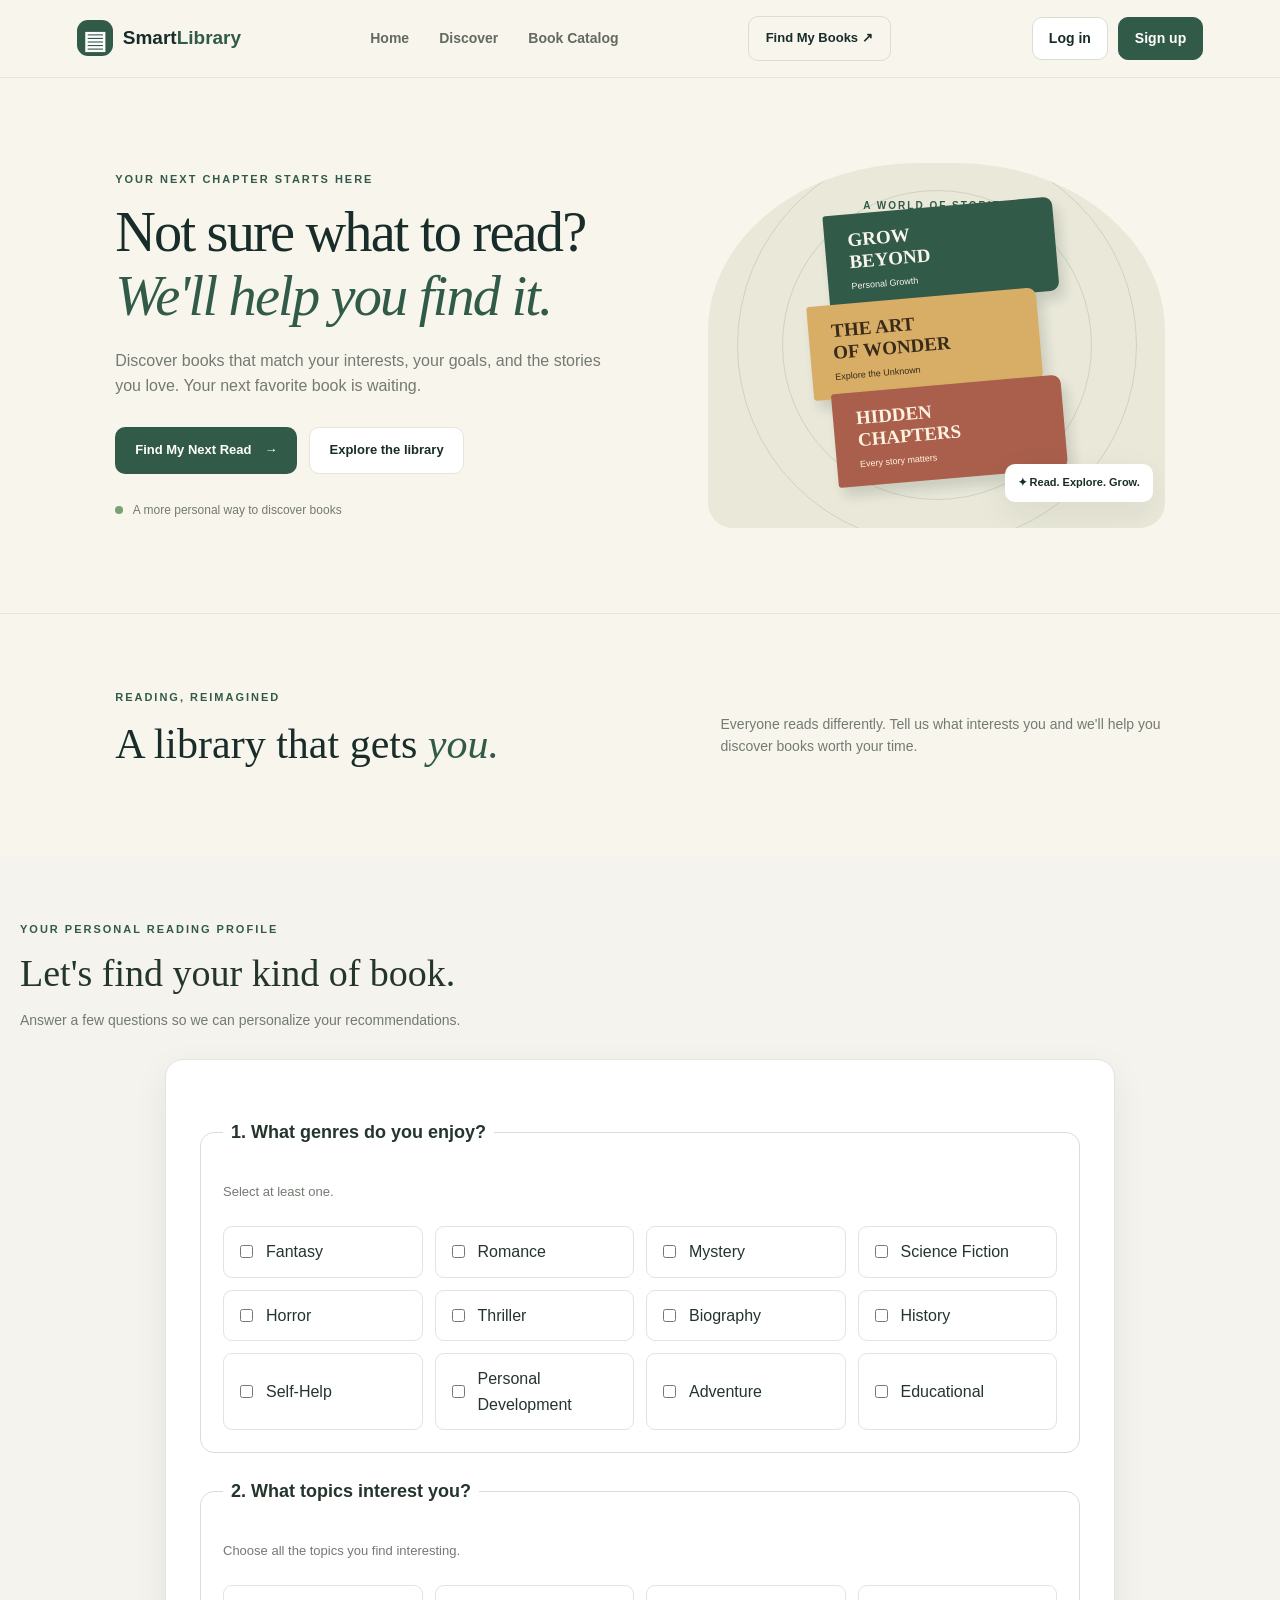
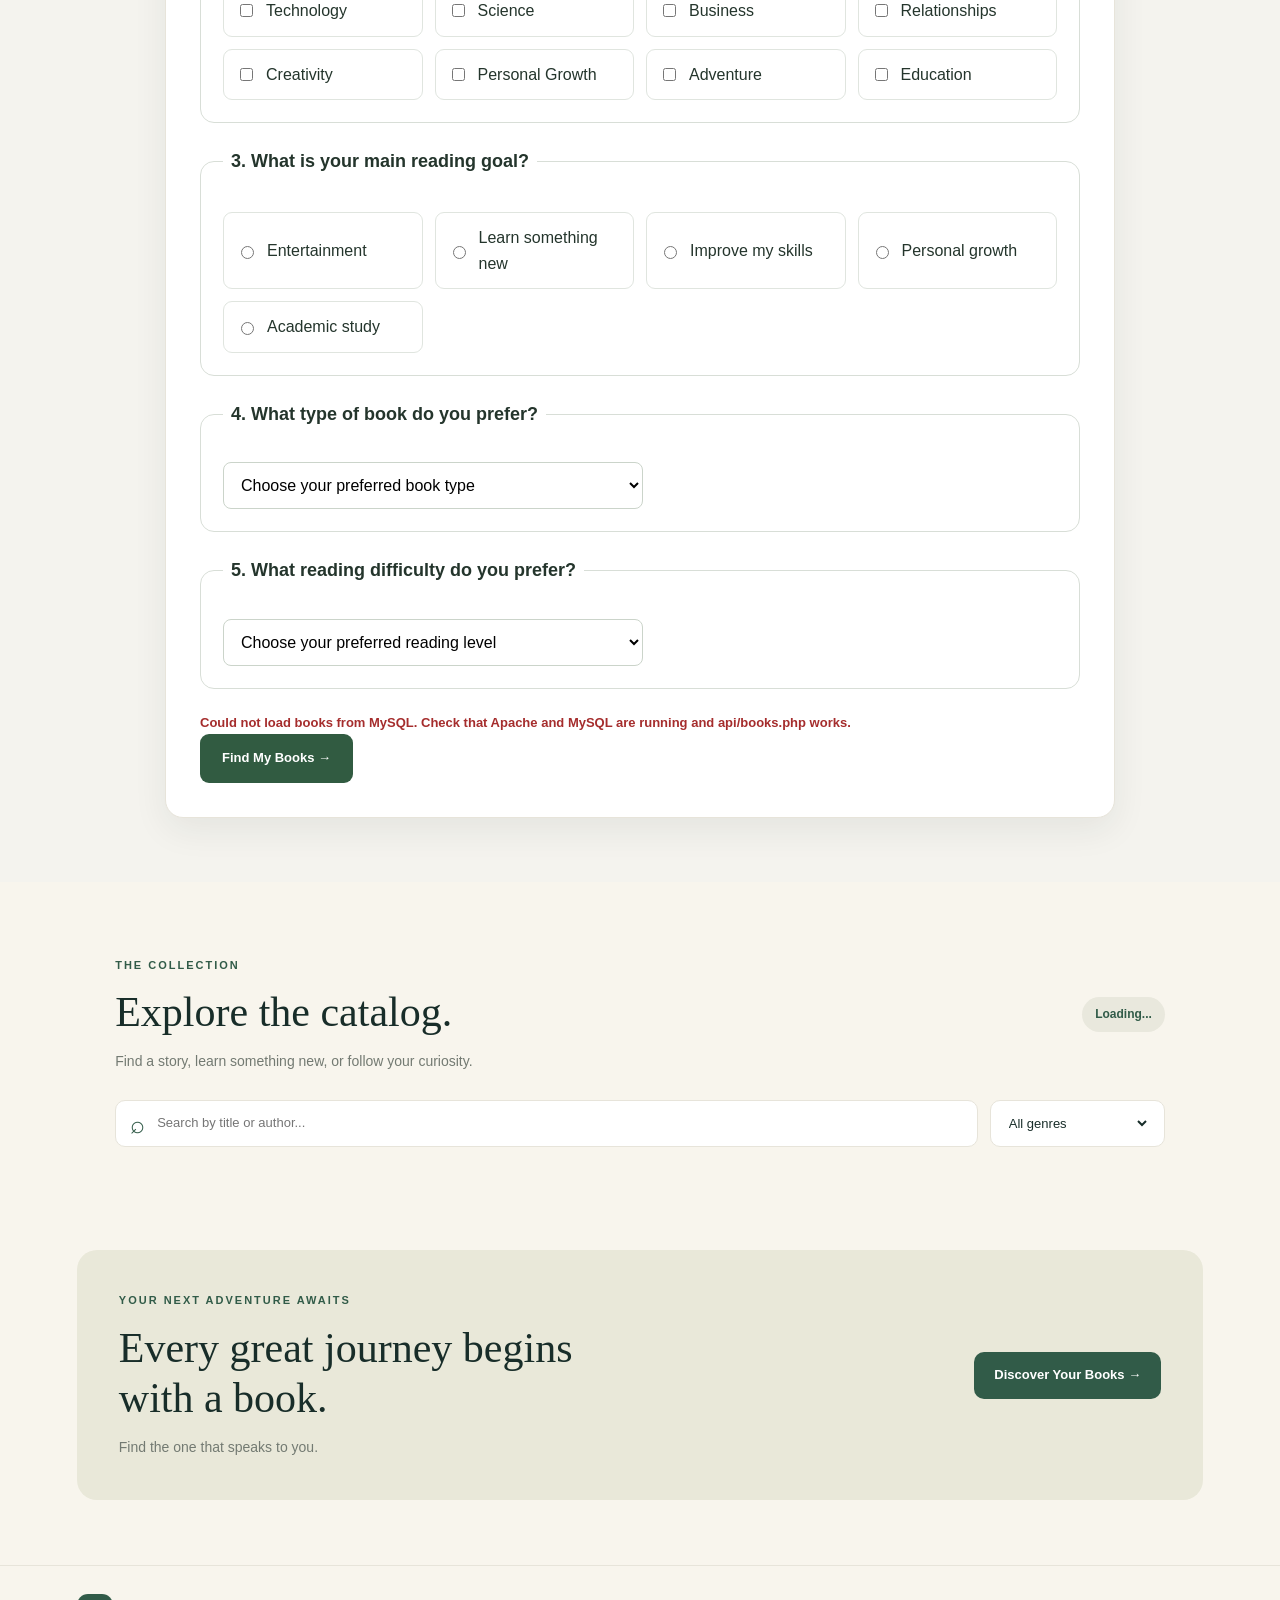
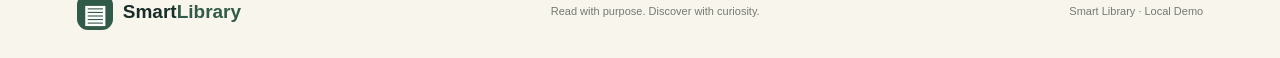
<file: smart-library/index.html>
<!DOCTYPE html>
<html lang="en">
<head>
  <meta charset="UTF-8">
  <meta name="viewport" content="width=device-width, initial-scale=1.0">
  <meta name="description" content="Discover books that match your interests with Smart Library.">
  <title>Smart Library | Discover Your Next Read</title>

  <link rel="stylesheet" href="css/style.css">
  <link rel="stylesheet" href="css/assessment.css">

  <script src="js/assessment.js" defer></script>
</head>

<body>
  <header class="navbar">
    <a href="index.html#home" class="brand">
      <span class="brand-icon">▤</span>
      <span>Smart<span class="brand-accent">Library</span></span>
    </a>

    <nav aria-label="Main navigation">
      <a href="index.html#home">Home</a>
      <a href="index.html#discover">Discover</a>
      <a href="index.html#catalog">Book Catalog</a>
    </nav>

    <a class="nav-button" href="index.html#discover">Find My Books ↗</a>
  </header>

  <main>
    <!-- HOMEPAGE HERO -->
    <section id="home" class="hero">
      <div class="hero-content">
        <span class="eyebrow">YOUR NEXT CHAPTER STARTS HERE</span>

        <h1>Not sure what to read? <span>We'll help you find it.</span></h1>

        <p>
          Discover books that match your interests, your goals,
          and the stories you love. Your next favorite book is waiting.
        </p>

        <div class="hero-actions">
          <a class="button button-primary" href="index.html#discover">
            Find My Next Read <span>→</span>
          </a>
          <a class="button button-light" href="index.html#catalog">
            Explore the library
          </a>
        </div>

        <div class="hero-note">
          <span class="status-dot"></span>
          A more personal way to discover books
        </div>
      </div>

      <div class="hero-art" aria-label="Illustration of a stack of books">
        <div class="art-orbit orbit-one"></div>
        <div class="art-orbit orbit-two"></div>
        <div class="art-label label-top">A WORLD OF STORIES</div>

        <div class="book-stack">
          <div class="book book-green">
            <span>GROW<br>BEYOND</span>
            <small>Personal Growth</small>
          </div>
          <div class="book book-gold">
            <span>THE ART<br>OF WONDER</span>
            <small>Explore the Unknown</small>
          </div>
          <div class="book book-red">
            <span>HIDDEN<br>CHAPTERS</span>
            <small>Every story matters</small>
          </div>
        </div>

        <div class="floating-note">✦ Read. Explore. Grow.</div>
      </div>
    </section>

    <!-- INTRODUCTION -->
    <section class="intro section-wrap">
      <div>
        <span class="eyebrow">READING, REIMAGINED</span>
        <h2>A library that gets <span>you.</span></h2>
      </div>

      <p>
        Everyone reads differently. Tell us what interests you
        and we'll help you discover books worth your time.
      </p>
    </section>

    <!-- PERSONALIZED ASSESSMENT -->
    <section id="discover" class="assessment-section section-wrap">
      <div class="section-heading">
        <span class="eyebrow">YOUR PERSONAL READING PROFILE</span>
        <h2>Let's find your kind of book.</h2>
        <p>Answer a few questions so we can personalize your recommendations.</p>
      </div>

      <form id="assessment-form" class="assessment-card">

        <!-- QUESTION 1 -->
        <fieldset>
          <legend>1. What genres do you enjoy?</legend>
          <p class="field-description">Select at least one.</p>

          <div class="assessment-options">
            <label><input type="checkbox" name="genres" value="Fantasy"> Fantasy</label>
            <label><input type="checkbox" name="genres" value="Romance"> Romance</label>
            <label><input type="checkbox" name="genres" value="Mystery"> Mystery</label>
            <label><input type="checkbox" name="genres" value="Science Fiction"> Science Fiction</label>
            <label><input type="checkbox" name="genres" value="Horror"> Horror</label>
            <label><input type="checkbox" name="genres" value="Thriller"> Thriller</label>
            <label><input type="checkbox" name="genres" value="Biography"> Biography</label>
            <label><input type="checkbox" name="genres" value="History"> History</label>
            <label><input type="checkbox" name="genres" value="Self-Help"> Self-Help</label>
            <label><input type="checkbox" name="genres" value="Personal Development"> Personal Development</label>
            <label><input type="checkbox" name="genres" value="Adventure"> Adventure</label>
            <label><input type="checkbox" name="genres" value="Educational"> Educational</label>
          </div>
        </fieldset>

        <!-- QUESTION 2 -->
        <fieldset>
          <legend>2. What topics interest you?</legend>
          <p class="field-description">Choose all the topics you find interesting.</p>

          <div class="assessment-options">
            <label><input type="checkbox" name="interests" value="Technology"> Technology</label>
            <label><input type="checkbox" name="interests" value="Science"> Science</label>
            <label><input type="checkbox" name="interests" value="Business"> Business</label>
            <label><input type="checkbox" name="interests" value="Relationships"> Relationships</label>
            <label><input type="checkbox" name="interests" value="Creativity"> Creativity</label>
            <label><input type="checkbox" name="interests" value="Personal Growth"> Personal Growth</label>
            <label><input type="checkbox" name="interests" value="Adventure"> Adventure</label>
            <label><input type="checkbox" name="interests" value="Education"> Education</label>
          </div>
        </fieldset>

        <!-- QUESTION 3 -->
        <fieldset>
          <legend>3. What is your main reading goal?</legend>

          <div class="assessment-options">
            <label><input type="radio" name="goal" value="Entertainment" required> Entertainment</label>
            <label><input type="radio" name="goal" value="Learning"> Learn something new</label>
            <label><input type="radio" name="goal" value="Skills"> Improve my skills</label>
            <label><input type="radio" name="goal" value="Personal Growth"> Personal growth</label>
            <label><input type="radio" name="goal" value="Academic"> Academic study</label>
          </div>
        </fieldset>

        <!-- QUESTION 4 -->
        <fieldset>
          <legend>4. What type of book do you prefer?</legend>

          <select name="bookType" required>
            <option value="">Choose your preferred book type</option>
            <option value="Fiction">Fiction</option>
            <option value="Nonfiction">Nonfiction</option>
            <option value="Educational">Educational</option>
            <option value="Any">No preference</option>
          </select>
        </fieldset>

        <!-- QUESTION 5 -->
        <fieldset>
          <legend>5. What reading difficulty do you prefer?</legend>

          <select name="difficulty" required>
            <option value="">Choose your preferred reading level</option>
            <option value="Beginner">Beginner-friendly</option>
            <option value="Intermediate">Intermediate</option>
            <option value="Advanced">Advanced</option>
            <option value="Any">No preference</option>
          </select>
        </fieldset>

        <p id="assessment-message" class="message" role="status" aria-live="polite"></p>

        <button type="submit" class="button button-primary assessment-submit">
          Find My Books →
        </button>
      </form>
    </section>

    <!-- PERSONALIZED RECOMMENDATIONS -->
    <section id="recommendations" class="recommendations-section section-wrap hidden" hidden>
      <div class="section-heading">
        <span class="eyebrow">PICKED FOR YOUR INTERESTS</span>
        <h2>Your next great read.</h2>
        <p id="recommendation-summary">Books selected for you.</p>
      </div>

      <div id="recommendation-list" class="book-grid"></div>

      <button id="retake-assessment" class="button button-light edit-button" type="button">
        Retake Assessment
      </button>
    </section>

    <!-- BOOK CATALOG -->
    <section id="catalog" class="catalog-section section-wrap">
      <div class="catalog-heading">
        <div>
          <span class="eyebrow">THE COLLECTION</span>
          <h2>Explore the catalog.</h2>
          <p>Find a story, learn something new, or follow your curiosity.</p>
        </div>

        <span id="book-count" class="count-pill">Loading...</span>
      </div>

      <div class="catalog-controls">
        <label class="search-box">
          <span aria-hidden="true">⌕</span>
          <input id="book-search" type="search" placeholder="Search by title or author..." aria-label="Search books">
        </label>

        <label class="filter-box">
          <span class="sr-only">Filter by genre</span>
          <select id="genre-filter">
            <option value="All">All genres</option>
          </select>
        </label>
      </div>

      <div id="catalog-list" class="book-grid"></div>

      <p id="empty-catalog" class="empty-state hidden">
        No books found. Try another search or genre.
      </p>
    </section>

    <!-- CLOSING BANNER -->
    <section class="closing-banner">
      <div>
        <span class="eyebrow">YOUR NEXT ADVENTURE AWAITS</span>
        <h2>Every great journey begins with a book.</h2>
        <p>Find the one that speaks to you.</p>
      </div>

      <a href="index.html#discover" class="button button-primary">
        Discover Your Books →
      </a>
    </section>
  </main>

  <!-- FOOTER -->
  <footer class="footer">
    <a href="index.html#home" class="brand">
      <span class="brand-icon">▤</span>
      <span>Smart<span class="brand-accent">Library</span></span>
    </a>

    <p>Read with purpose. Discover with curiosity.</p>
    <span>Smart Library · Local Demo</span>
  </footer>
</body>
</html>
</file>
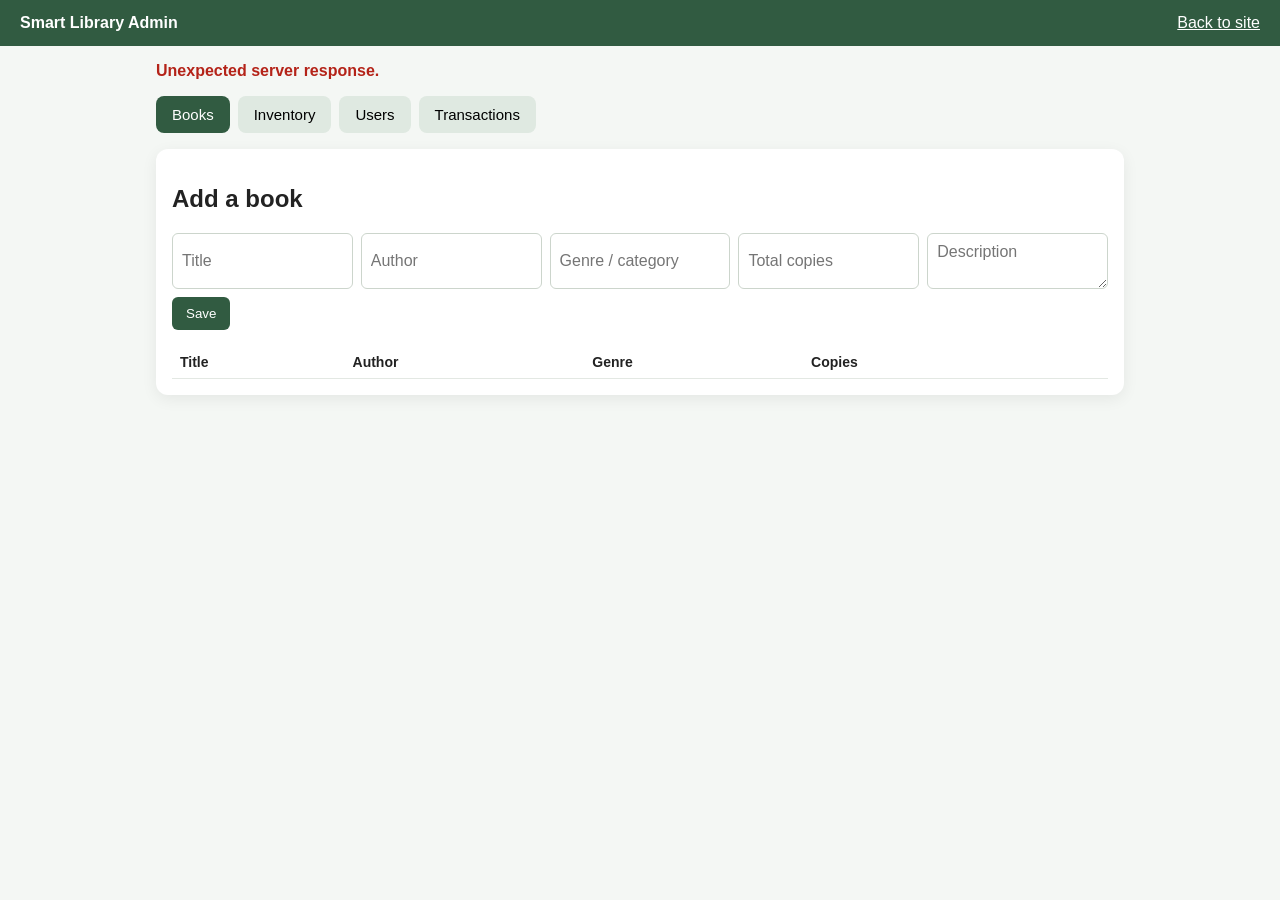
<file: smart-library/admin/dashboard.html>
<!DOCTYPE html>
<html lang="en">
<head>
  <meta charset="UTF-8">
  <meta name="viewport" content="width=device-width, initial-scale=1">
  <title>Admin Dashboard | Smart Library</title>
  <style>
    * { box-sizing: border-box; }
    body { font-family: Arial, sans-serif; margin: 0; background: #f4f7f4; color: #222; }
    header { background: #315b41; color: #fff; padding: 14px 20px; display: flex;
      justify-content: space-between; align-items: center; flex-wrap: wrap; gap: 8px; }
    header a { color: #fff; }
    main { max-width: 1000px; margin: 0 auto; padding: 16px; }
    nav { display: flex; gap: 8px; flex-wrap: wrap; margin-bottom: 16px; }
    nav button { padding: 10px 16px; border: 0; border-radius: 8px; background: #dfe9e1;
      cursor: pointer; font-size: 15px; }
    nav button.active { background: #315b41; color: #fff; }
    section { display: none; background: #fff; padding: 16px; border-radius: 12px;
      box-shadow: 0 4px 16px #0001; }
    section.active { display: block; }
    .table-wrap { overflow-x: auto; }
    table { border-collapse: collapse; width: 100%; min-width: 560px; }
    th, td { text-align: left; padding: 8px; border-bottom: 1px solid #e3e8e3; font-size: 14px; }
    form { display: grid; gap: 8px; grid-template-columns: repeat(auto-fit, minmax(180px, 1fr));
      margin-bottom: 16px; }
    input, select, textarea { padding: 9px; border: 1px solid #ccd5cc; border-radius: 6px;
      width: 100%; font: inherit; }
    button.btn { padding: 9px 14px; border: 0; border-radius: 6px; background: #315b41;
      color: #fff; cursor: pointer; }
    button.danger { background: #b42318; }
    button.small { padding: 5px 10px; font-size: 13px; }
    #message { margin: 0 0 12px; font-weight: 600; min-height: 22px; }
    .ok { color: #276749; } .err { color: #b42318; }
    .overdue { color: #b42318; font-weight: 700; }
  </style>
</head>
<body>
  <header>
    <strong>Smart Library Admin</strong>
    <a href="../index.html">Back to site</a>
  </header>

  <main>
    <p id="message" role="status"></p>

    <nav>
      <button data-tab="books" class="active">Books</button>
      <button data-tab="inventory">Inventory</button>
      <button data-tab="users">Users</button>
      <button data-tab="transactions">Transactions</button>
    </nav>

    <section id="tab-books" class="active">
      <h2 id="form-title">Add a book</h2>
      <form id="book-form">
        <input name="title" placeholder="Title" maxlength="200" required>
        <input name="author" placeholder="Author" maxlength="150" required>
        <input name="genre" placeholder="Genre / category" maxlength="100" required>
        <input name="total_copies" type="number" min="0" max="1000" placeholder="Total copies" required>
        <textarea name="description" placeholder="Description" rows="2"></textarea>
        <div>
          <button class="btn" type="submit">Save</button>
          <button class="btn danger" type="button" id="cancel-edit" hidden>Cancel edit</button>
        </div>
      </form>
      <div class="table-wrap">
        <table>
          <thead><tr><th>Title</th><th>Author</th><th>Genre</th><th>Copies</th><th></th></tr></thead>
          <tbody id="books-body"></tbody>
        </table>
      </div>
    </section>

    <section id="tab-inventory">
      <h2>Inventory by category</h2>
      <div class="table-wrap">
        <table>
          <thead><tr><th>Genre</th><th>Titles</th><th>Total copies</th><th>Available</th><th>Borrowed</th></tr></thead>
          <tbody id="inventory-body"></tbody>
        </table>
      </div>
    </section>

    <section id="tab-users">
      <h2>Users</h2>
      <div class="table-wrap">
        <table>
          <thead><tr><th>Name</th><th>Email</th><th>Role</th><th>Active borrows</th><th>Joined</th></tr></thead>
          <tbody id="users-body"></tbody>
        </table>
      </div>
    </section>

    <section id="tab-transactions">
      <h2>Transactions</h2>
      <div class="table-wrap">
        <table>
          <thead><tr><th>User</th><th>Book</th><th>Borrowed</th><th>Due</th><th>Returned</th><th>Status</th></tr></thead>
          <tbody id="transactions-body"></tbody>
        </table>
      </div>
    </section>
  </main>

  <script src="../js/admin.js"></script>
</body>
</html>
</file>
<file: smart-library/css/style.css>
:root {
  --navy: #182d29;
  --green: #315b48;
  --gold: #d8ad66;
  --cream: #f8f5ed;
  --white: #ffffff;
  --muted: #737a72;
  --line: #e7e4da;
  --radius: 18px;
  --shadow: 0 12px 35px rgba(24, 45, 41, 0.07);
}

* {
  box-sizing: border-box;
}

html {
  scroll-behavior: smooth;
  scroll-padding-top: 90px;
}

body {
  margin: 0;
  background: var(--cream);
  color: var(--navy);
  font-family: Arial, Helvetica, sans-serif;
  line-height: 1.6;
}

a {
  color: inherit;
  text-decoration: none;
}

button, input, select {
  font: inherit;
}

button, a, select {
  -webkit-tap-highlight-color: transparent;
}

button:focus-visible, a:focus-visible,
input:focus-visible, select:focus-visible {
  outline: 3px solid var(--gold);
  outline-offset: 3px;
}

.navbar {
  min-height: 76px;
  padding: 16px 6%;
  display: flex;
  justify-content: space-between;
  align-items: center;
  gap: 24px;
  background: rgba(248, 245, 237, 0.97);
  border-bottom: 1px solid var(--line);
}

.brand {
  display: inline-flex;
  align-items: center;
  gap: 10px;
  font-size: 19px;
  font-weight: 800;
  white-space: nowrap;
}

.brand-icon {
  display: grid;
  place-items: center;
  width: 36px;
  height: 36px;
  border-radius: 11px;
  background: var(--green);
  color: white;
  font-size: 25px;
}

.brand-accent {
  color: var(--green);
}

.navbar nav {
  display: flex;
  gap: 30px;
  align-items: center;
}

.navbar nav a {
  color: #626a62;
  font-size: 14px;
  font-weight: 600;
}

.navbar nav a:hover {
  color: var(--green);
}

.nav-button {
  padding: 11px 17px;
  border: 1px solid #d9ded4;
  border-radius: 10px;
  font-size: 13px;
  font-weight: 700;
}

.hero {
  min-height: 535px;
  display: grid;
  grid-template-columns: 1.1fr 0.9fr;
  align-items: center;
  gap: 35px;
  padding: 72px 9%;
  overflow: hidden;
}

.hero-content {
  max-width: 610px;
}

.eyebrow {
  display: block;
  color: var(--green);
  font-size: 11px;
  font-weight: 800;
  letter-spacing: 2px;
  margin-bottom: 13px;
}

h1, h2, h3, p {
  margin-top: 0;
}

.hero h1 {
  margin-bottom: 20px;
  font-family: Georgia, "Times New Roman", serif;
  font-size: clamp(38px, 4.4vw, 62px);
  font-weight: 500;
  line-height: 1.12;
  letter-spacing: -1.8px;
}

.hero h1 span, .intro h2 span {
  color: var(--green);
  font-style: italic;
}

.hero-content > p {
  max-width: 500px;
  margin-bottom: 28px;
  color: var(--muted);
  font-size: 16px;
}

.hero-actions {
  display: flex;
  flex-wrap: wrap;
  gap: 12px;
}

.button {
  display: inline-flex;
  align-items: center;
  justify-content: center;
  gap: 13px;
  min-height: 46px;
  padding: 12px 19px;
  border: 1px solid transparent;
  border-radius: 10px;
  cursor: pointer;
  font-size: 13px;
  font-weight: 700;
  transition: transform 0.2s, background 0.2s;
}

.button:hover {
  transform: translateY(-2px);
}

.button-primary {
  background: var(--green);
  color: white;
}

.button-primary:hover {
  background: var(--navy);
}

.button-light {
  background: white;
  border-color: var(--line);
  color: var(--navy);
}

.hero-note {
  margin-top: 27px;
  color: var(--muted);
  font-size: 12px;
}

.status-dot {
  display: inline-block;
  width: 8px;
  height: 8px;
  margin-right: 7px;
  border-radius: 50%;
  background: #76a36f;
}

.hero-art {
  position: relative;
  display: grid;
  place-items: center;
  min-height: 365px;
  border-radius: 46% 46% 25px 25px;
  background: #e9e8d9;
  overflow: hidden;
}

.art-orbit {
  position: absolute;
  border: 1px solid rgba(49, 91, 72, 0.15);
  border-radius: 50%;
}

.orbit-one {
  width: 310px;
  height: 310px;
}

.orbit-two {
  width: 400px;
  height: 400px;
}

.art-label {
  position: absolute;
  top: 35px;
  color: var(--green);
  font-size: 10px;
  font-weight: 800;
  letter-spacing: 2px;
}

.book-stack {
  z-index: 1;
  display: flex;
  flex-direction: column;
  align-items: center;
  transform: rotate(-5deg);
}

.book {
  width: 230px;
  min-height: 94px;
  display: flex;
  flex-direction: column;
  justify-content: center;
  padding: 13px 23px;
  margin-top: -5px;
  border-radius: 3px 9px 9px 3px;
  box-shadow: 5px 9px 12px rgba(24, 45, 41, 0.15);
}

.book span {
  font-family: Georgia, serif;
  font-size: 19px;
  font-weight: bold;
  line-height: 1.15;
}

.book small {
  margin-top: 6px;
  font-size: 9px;
}

.book-green {
  background: #315b48;
  color: #f8f5ed;
  transform: translateX(12px);
}

.book-gold {
  background: #d8ad66;
  color: #382b19;
  transform: translateX(-12px);
}

.book-red {
  background: #a95f4c;
  color: #fff3df;
  transform: translateX(5px);
}

.floating-note {
  position: absolute;
  right: 12px;
  bottom: 26px;
  z-index: 2;
  padding: 10px 13px;
  background: white;
  border-radius: 10px;
  box-shadow: var(--shadow);
  font-size: 11px;
  font-weight: 700;
}

.section-wrap {
  padding: 75px 9%;
}

.intro {
  display: grid;
  grid-template-columns: 1fr 0.8fr;
  align-items: center;
  gap: 50px;
  border-top: 1px solid var(--line);
}

.intro h2, .section-heading h2,
.catalog-heading h2, .closing-banner h2 {
  margin-bottom: 12px;
  font-family: Georgia, "Times New Roman", serif;
  font-size: clamp(29px, 3.5vw, 42px);
  font-weight: 500;
  line-height: 1.2;
}

.intro > p, .section-heading > p,
.catalog-heading p, .closing-banner p {
  margin-bottom: 0;
  color: var(--muted);
  font-size: 14px;
}

.section-heading {
  margin-bottom: 28px;
}

.assessment-section {
  background: #efeee5;
}

.assessment-card {
  max-width: 950px;
  margin: 0 auto;
  padding: 34px;
  border: 1px solid var(--line);
  border-radius: var(--radius);
  background: white;
  box-shadow: var(--shadow);
}

.form-top {
  display: flex;
  justify-content: space-between;
  align-items: flex-start;
  gap: 15px;
}

.step-label {
  color: var(--green);
  font-size: 10px;
  font-weight: 800;
  letter-spacing: 1.5px;
}

.form-top h3 {
  margin: 8px 0 0;
  font-family: Georgia, serif;
  font-size: 24px;
  font-weight: 500;
}

.step-count {
  color: var(--muted);
  font-size: 12px;
  white-space: nowrap;
}

.field-description {
  margin: 13px 0 23px;
  color: var(--muted);
  font-size: 13px;
}

.interest-grid {
  display: grid;
  grid-template-columns: repeat(3, minmax(0, 1fr));
  gap: 12px;
}

.interest-option {
  position: relative;
  display: flex;
  align-items: center;
  gap: 11px;
  min-height: 75px;
  padding: 13px;
  border: 1px solid var(--line);
  border-radius: 12px;
  background: white;
  cursor: pointer;
  transition: border-color 0.2s, background 0.2s;
}

.interest-option:hover {
  border-color: var(--green);
}

.interest-option:has(input:checked) {
  border-color: var(--green);
  background: #edf3eb;
}

.interest-option input {
  width: 17px;
  height: 17px;
  accent-color: var(--green);
  flex-shrink: 0;
}

.interest-emoji {
  font-size: 24px;
}

.interest-name {
  font-size: 13px;
  font-weight: 700;
}

.form-bottom {
  display: flex;
  justify-content: space-between;
  align-items: center;
  gap: 15px;
  margin-top: 28px;
  padding-top: 22px;
  border-top: 1px solid var(--line);
}

#selection-count {
  color: var(--muted);
  font-size: 12px;
}

.message {
  margin: 12px 0 0;
  color: #a34232;
  font-size: 13px;
}

.message:empty {
  display: none;
}

.recommendations-section {
  background: #f2f3eb;
}

.recommendations-section .section-heading {
  margin-bottom: 28px;
}

.edit-button {
  margin-top: 25px;
}

.catalog-section {
  background: var(--cream);
}

.catalog-heading {
  display: flex;
  justify-content: space-between;
  align-items: center;
  gap: 20px;
}

.count-pill {
  flex-shrink: 0;
  padding: 8px 13px;
  border-radius: 30px;
  background: #e9e8dd;
  color: var(--green);
  font-size: 12px;
  font-weight: 700;
}

.catalog-controls {
  display: flex;
  gap: 12px;
  margin: 28px 0;
}

.search-box, .filter-box {
  display: flex;
  align-items: center;
  gap: 10px;
  min-height: 47px;
  padding: 0 14px;
  border: 1px solid var(--line);
  border-radius: 10px;
  background: white;
}

.search-box {
  flex: 1;
}

.search-box > span {
  color: var(--green);
  font-size: 25px;
}

.search-box input {
  width: 100%;
  min-width: 0;
  border: 0;
  outline: none;
  background: transparent;
  color: var(--navy);
  font-size: 13px;
}

.filter-box select {
  min-width: 145px;
  border: 0;
  outline: none;
  background: transparent;
  color: var(--navy);
  cursor: pointer;
  font-size: 13px;
}

.book-grid {
  display: grid;
  grid-template-columns: repeat(4, minmax(0, 1fr));
  gap: 20px;
}

.book-card {
  min-width: 0;
  overflow: hidden;
  border: 1px solid var(--line);
  border-radius: 14px;
  background: white;
  transition: transform 0.2s, box-shadow 0.2s;
}

.book-card:hover {
  transform: translateY(-4px);
  box-shadow: var(--shadow);
}

.book-cover {
  display: flex;
  flex-direction: column;
  align-items: center;
  justify-content: center;
  min-height: 185px;
  padding: 20px 12px;
  color: white;
  text-align: center;
}

.cover-symbol {
  margin-bottom: 12px;
  font-size: 29px;
}

.cover-title {
  max-width: 180px;
  font-family: Georgia, serif;
  font-size: 20px;
  font-weight: bold;
  line-height: 1.2;
}

.cover-author {
  margin-top: 10px;
  font-size: 10px;
  opacity: 0.9;
}

.book-details {
  padding: 16px;
}

.book-genre {
  display: inline-block;
  padding: 4px 8px;
  border-radius: 5px;
  background: #edf1e8;
  color: var(--green);
  font-size: 10px;
  font-weight: 700;
}

.book-details h3 {
  margin: 10px 0 5px;
  font-family: Georgia, serif;
  font-size: 17px;
  line-height: 1.35;
}

.book-details > p {
  margin-bottom: 12px;
  color: var(--muted);
  font-size: 12px;
}

.book-description {
  min-height: 58px;
  line-height: 1.5;
}

.book-footer {
  display: flex;
  justify-content: space-between;
  align-items: center;
  gap: 5px;
  padding-top: 12px;
  border-top: 1px solid var(--line);
  color: var(--muted);
  font-size: 10px;
}

.match-score {
  color: var(--green);
  font-weight: 800;
}

.empty-state {
  padding: 35px;
  border: 1px dashed #c9cdbf;
  border-radius: 12px;
  color: var(--muted);
  text-align: center;
}

.closing-banner {
  display: flex;
  justify-content: space-between;
  align-items: center;
  gap: 30px;
  margin: 0 6% 65px;
  padding: 42px;
  border-radius: 20px;
  background: #e9e8d9;
}

.closing-banner h2 {
  max-width: 520px;
}

.closing-banner .button {
  flex-shrink: 0;
}

.footer {
  display: flex;
  justify-content: space-between;
  align-items: center;
  flex-wrap: wrap;
  gap: 16px;
  padding: 28px 6%;
  border-top: 1px solid var(--line);
}

.footer p, .footer > span {
  margin: 0;
  color: var(--muted);
  font-size: 11px;
}

.hidden {
  display: none !important;
}

.sr-only {
  position: absolute;
  width: 1px;
  height: 1px;
  overflow: hidden;
  clip: rect(0, 0, 0, 0);
  white-space: nowrap;
}

@media (max-width: 900px) {
  .navbar {
    padding-inline: 4%;
  }

  .navbar nav {
    gap: 15px;
  }

  .nav-button {
    display: none;
  }

  .hero, .section-wrap {
    padding-inline: 5%;
  }

  .hero {
    grid-template-columns: 1fr 0.8fr;
  }

  .hero-art {
    min-height: 315px;
  }

  .book-grid {
    grid-template-columns: repeat(2, minmax(0, 1fr));
  }

  .interest-grid {
    grid-template-columns: repeat(2, minmax(0, 1fr));
  }

  .closing-banner {
    margin-inline: 4%;
  }
}

@media (max-width: 600px) {
  .navbar {
    flex-wrap: wrap;
    gap: 12px;
  }

  .navbar nav {
    width: 100%;
    justify-content: space-between;
    order: 2;
  }

  .navbar nav a {
    font-size: 12px;
  }

  .hero {
    grid-template-columns: 1fr;
    padding-top: 55px;
  }

  .hero-art {
    min-height: 310px;
  }

  .intro {
    grid-template-columns: 1fr;
    gap: 15px;
  }

  .section-wrap {
    padding-block: 52px;
  }

  .assessment-card {
    padding: 20px;
  }

  .form-top h3 {
    font-size: 20px;
  }

  .interest-grid {
    grid-template-columns: 1fr;
  }

  .interest-option {
    min-height: 60px;
  }

  .form-bottom {
    align-items: flex-start;
    flex-direction: column;
  }

  .catalog-heading {
    align-items: flex-start;
  }

  .catalog-controls {
    flex-direction: column;
  }

  .filter-box select {
    width: 100%;
    padding: 12px 0;
  }

  .book-grid {
    grid-template-columns: repeat(2, minmax(0, 1fr));
    gap: 12px;
  }

  .book-cover {
    min-height: 155px;
  }

  .cover-title {
    font-size: 16px;
  }

  .book-details {
    padding: 12px;
  }

  .book-details h3 {
    font-size: 15px;
  }

  .closing-banner {
    align-items: flex-start;
    flex-direction: column;
    padding: 27px;
  }

  .footer {
    flex-direction: column;
    align-items: flex-start;
  }
}

@media (prefers-reduced-motion: reduce) {
  *, *::before, *::after {
    scroll-behavior: auto !important;
    transition: none !important;
  }
}
</file>
<file: smart-library/css/assessment.css>
.assessment-section {
  padding: 64px 20px;
  background: #f4f3ee;
  color: #24352c;
}

.assessment-container {
  max-width: 1000px;
  margin: 0 auto;
}

.assessment-eyebrow {
  color: #52745d;
  font-size: 12px;
  font-weight: 700;
  letter-spacing: 2px;
}

.assessment-section h2 {
  font-size: clamp(26px, 4vw, 38px);
  margin: 12px 0;
}

.assessment-intro,
.assessment-hint {
  color: #647067;
  line-height: 1.7;
}

#assessment-form fieldset {
  border: 1px solid #d8ded7;
  border-radius: 14px;
  padding: 22px;
  margin: 24px 0;
  background: #fff;
}

#assessment-form legend {
  padding: 0 8px;
  font-size: 18px;
  font-weight: 700;
}

.assessment-options {
  display: grid;
  grid-template-columns: repeat(auto-fit, minmax(180px, 1fr));
  gap: 12px;
  margin-top: 14px;
}

.assessment-options label {
  display: flex;
  align-items: center;
  gap: 10px;
  padding: 12px;
  border: 1px solid #e0e5df;
  border-radius: 9px;
  cursor: pointer;
}

.assessment-options label:has(input:checked) {
  background: #eaf2e9;
  border-color: #65876c;
}

.assessment-options input {
  accent-color: #416b4d;
}

#assessment-form select {
  width: 100%;
  max-width: 420px;
  padding: 13px;
  margin-top: 12px;
  border: 1px solid #cbd4ca;
  border-radius: 8px;
  background: white;
  font: inherit;
}

.assessment-submit,
.assessment-retake {
  padding: 14px 22px;
  border: none;
  border-radius: 9px;
  background: #315b41;
  color: white;
  font-weight: 700;
  cursor: pointer;
}

.assessment-submit:hover,
.assessment-retake:hover {
  background: #244632;
}

#assessment-message {
  color: #a52d2d;
  font-weight: 600;
}

.personalized-results {
  margin-top: 42px;
}

.recommendation-grid {
  display: grid;
  grid-template-columns: repeat(auto-fit, minmax(220px, 1fr));
  gap: 18px;
  margin: 24px 0;
}

.recommendation-card {
  padding: 20px;
  border: 1px solid #dce3dc;
  border-radius: 12px;
  background: white;
  box-shadow: 0 4px 14px #2035260b;
}

.recommendation-card h3 {
  margin-top: 0;
  color: #315b41;
}

.recommendation-card p {
  line-height: 1.6;
  color: #56645a;
}

.recommendation-score {
  font-weight: 700;
  color: #315b41 !important;
}

.assessment-retake {
  background: #647067;
}

@media (max-width: 600px) {
  .assessment-section {
    padding: 40px 14px;
  }

  #assessment-form fieldset {
    padding: 16px;
  }
}
</file>
